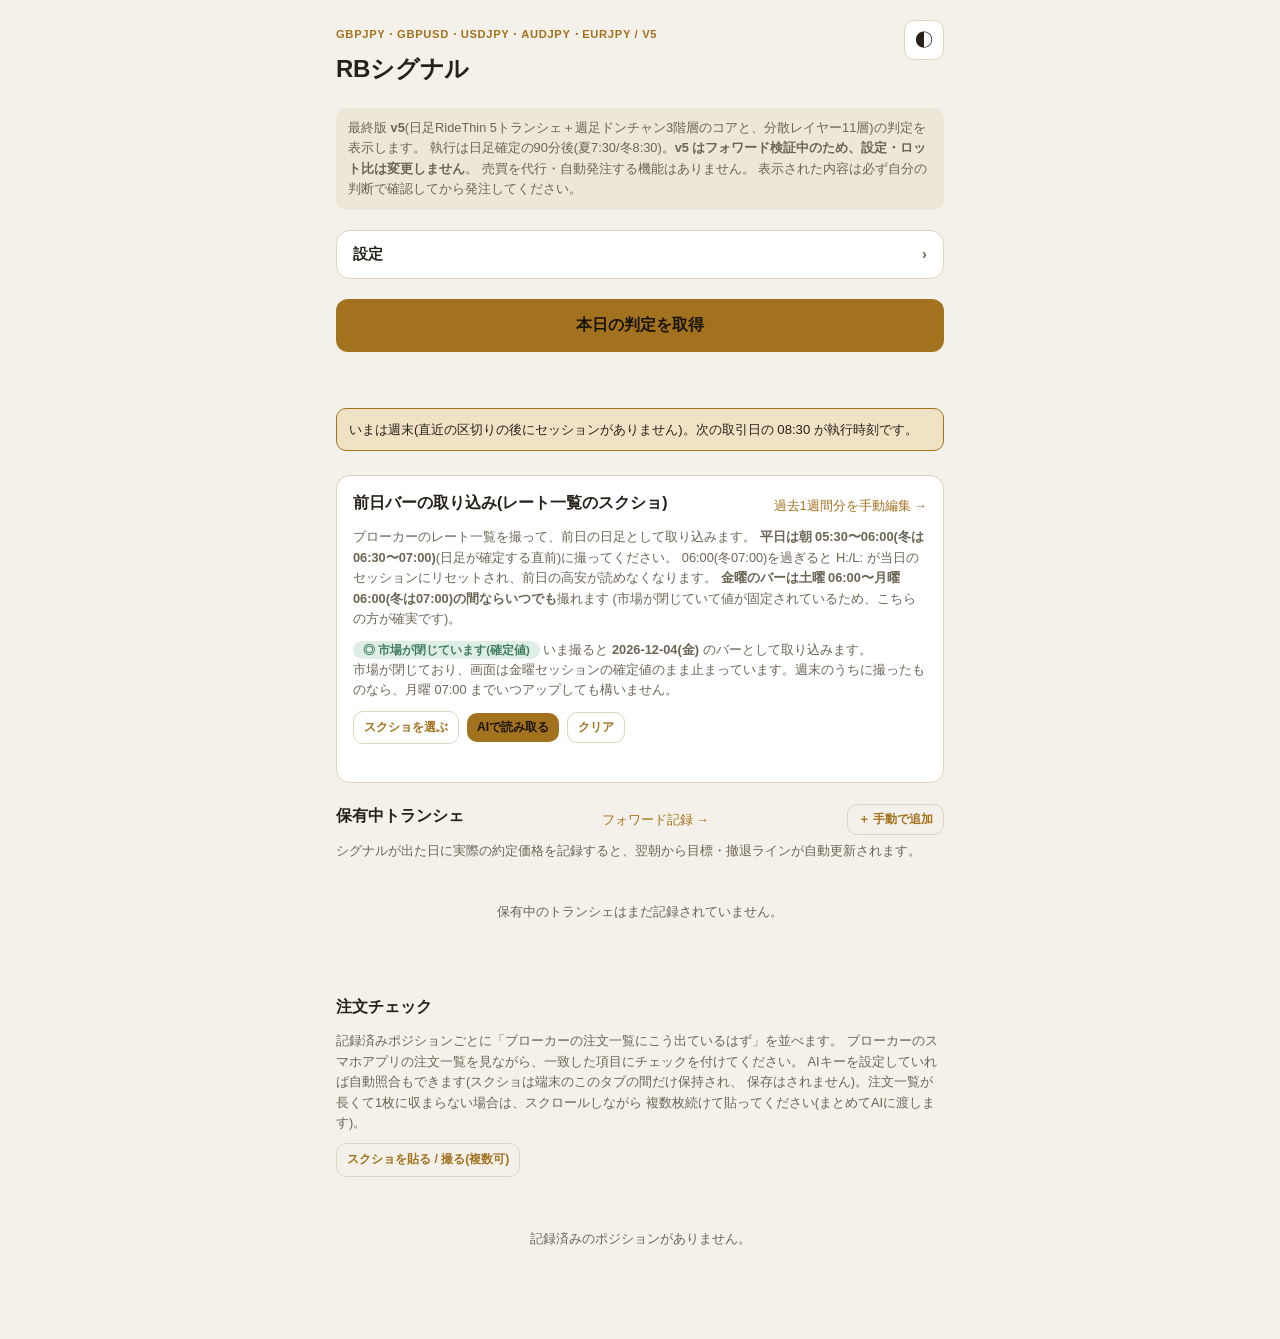
<file: index.html>
<!doctype html>
<html lang="ja">
<head>
<meta charset="utf-8" />
<meta name="viewport" content="width=device-width, initial-scale=1, viewport-fit=cover" />
<meta name="theme-color" content="#14161b" />
<title>RBシグナル(v5)</title>
<link rel="manifest" href="manifest.json" />
<link rel="icon" href="icons/icon-192.png" />
<link rel="apple-touch-icon" href="icons/icon-192.png" />
<link rel="stylesheet" href="style.css" />
</head>
<body>
  <div class="page">

    <header class="topbar">
      <div class="topbar-title">
        <span class="eyebrow">GBPJPY・GBPUSD・USDJPY・AUDJPY・EURJPY / v5</span>
        <h1>RBシグナル</h1>
      </div>
      <span id="appVersion" class="app-version" hidden></span>
      <button id="themeToggle" class="icon-btn" aria-label="テーマ切替" type="button">◐</button>
    </header>

    <p class="disclaimer">
      最終版 <strong>v5</strong>(日足RideThin 5トランシェ＋週足ドンチャン3階層のコアと、分散レイヤー11層)の判定を表示します。
      執行は日足確定の90分後(夏7:30/冬8:30)。<strong>v5 はフォワード検証中のため、設定・ロット比は変更しません</strong>。
      売買を代行・自動発注する機能はありません。
      表示された内容は必ず自分の判断で確認してから発注してください。
    </p>

    <section class="card settings-card">
      <button id="settingsToggle" class="settings-summary" type="button" aria-expanded="false">
        <span>設定</span>
        <span id="settingsChevron" class="chevron">&rsaquo;</span>
      </button>
      <div id="settingsBody" class="settings-body hidden">
        <label class="field">
          <span>Twelve Data APIキー</span>
          <input id="apiKey" type="text" placeholder="無料登録して取得したキーを貼り付け" autocomplete="off" />
        </label>
        <label class="field">
          <span>Anthropic APIキー(注文チェックのAI照合用・任意)</span>
          <input id="anthropicKey" type="password" placeholder="sk-ant-... (未入力ならAI照合は使えません)" autocomplete="off" />
        </label>
        <label class="field">
          <span>AI照合モデル</span>
          <select id="visionModel">
            <option value="claude-opus-5">Claude Opus 5(最精度・約3〜5円/回)</option>
            <option value="claude-sonnet-5">Claude Sonnet 5(中間・約2〜3円/回)</option>
            <option value="claude-haiku-4-5">Claude Haiku 4.5(安価・1円未満/回)</option>
          </select>
        </label>
        <p class="field-note">
          Anthropicキーはこの端末のブラウザにのみ保存され、照合時に画像とともに api.anthropic.com へ直接送られます
          (キーがブラウザに置かれるため、使い捨て or 低予算上限のキーを推奨)。スクショはAnthropicに送信されます。
        </p>
        <label class="field">
          <span>運用資金(円)</span>
          <input id="capitalJpy" type="number" inputmode="numeric" value="3000000" min="0" step="10000" />
        </label>
        <label class="field">
          <span>DD許容度(%)— 確定損益ベース。含み損込みではこの約1.7倍まで沈み得る</span>
          <input id="ddPct" type="number" inputmode="numeric" value="12" min="1" max="90" step="1" />
        </label>
        <label class="field field-check">
          <input id="usdJpyAuto" type="checkbox" checked />
          <span>USD/JPYを前日終値から自動取得</span>
        </label>
        <label class="field">
          <span>USD/JPYレート</span>
          <input id="usdJpy" type="number" inputmode="decimal" value="150" min="1" step="0.5" />
        </label>
        <p id="usdJpyAutoNote" class="field-note"></p>
        <p class="field-note">
          数量は、v5 のバックテストの最大DD(確定損益ベース 3,024 USD、実測スプレッド後)が「運用資金×DD許容度」に
          収まるように全層一律で縮尺します(1枚=10,000通貨)。<b>含み損込みの最大DDはその約1.68倍</b>(2008年)なので、
          口座の評価額で20%まで許容するなら 12% 前後に設定します(20 ÷ 1.68)。全層一律の縮尺なので、フォワード検証の凍結ルールには反しません。
        </p>
        <button id="saveSettings" class="btn btn-secondary" type="button">設定を保存</button>
        <span id="settingsSaved" class="saved-flag hidden">保存しました</span>
      </div>
    </section>

    <div id="exitDueBanner" class="exit-due hidden"></div>

    <button id="fetchBtn" class="btn btn-primary btn-large" type="button">
      本日の判定を取得
    </button>
    <p id="fetchStatus" class="fetch-status"></p>
    <p id="preCloseWarn" class="preclose-warn hidden"></p>

    <section id="rateShotSection" class="card">
      <div class="section-head">
        <h2>前日バーの取り込み(レート一覧のスクショ)</h2>
        <a class="nav-link" href="./edit-bars.html">過去1週間分を手動編集 →</a>
      </div>
      <p class="section-note">
        ブローカーのレート一覧を撮って、前日の日足として取り込みます。
        <strong>平日は朝 05:30〜06:00(冬は 06:30〜07:00)</strong>(日足が確定する直前)に撮ってください。
        06:00(冬07:00)を過ぎると H:/L: が当日のセッションにリセットされ、前日の高安が読めなくなります。
        <strong>金曜のバーは土曜 06:00〜月曜 06:00(冬は07:00)の間ならいつでも</strong>撮れます
        (市場が閉じていて値が固定されているため、こちらの方が確実です)。
      </p>
      <p id="rateShotWindow" class="section-note"></p>
      <div class="btn-row">
        <label class="btn btn-ghost btn-small" for="rateShotInput">スクショを選ぶ</label>
        <input id="rateShotInput" type="file" accept="image/*" hidden />
        <button id="rateShotRead" class="btn btn-primary btn-small" type="button" disabled>
          AIで読み取る
        </button>
        <button id="rateShotClear" class="btn btn-ghost btn-small" type="button">クリア</button>
      </div>
      <p id="rateShotStatus" class="fetch-status"></p>
      <img id="rateShotPreview" class="shot-preview hidden" alt="レート一覧のスクショ" />
      <div id="rateShotReview" class="hidden"></div>
    </section>

    <section id="signalsSection" class="hidden">
      <h2>本日の新規シグナル</h2>
      <details class="verify-help">
        <summary>🔍 このシグナルの判定根拠を自分の目で検算する方法</summary>
        <div class="verify-help-body">
          <p>判定根拠に出ている日足は、<strong>ブローカーの日足チャートと同じ区切り</strong>です。
            1本の日足は、表示の日付の<strong>朝6:00(冬は朝7:00)から翌朝6:00(冬7:00)まで</strong>を指します
            (ニューヨーク17:00区切り)。例えば「09/19(金)」の足は、9/19 朝6:00〜9/20 朝6:00 の値動きです。
            土日の足はなく、月曜の足には週明けの立ち上がりも含まれます。
            なので、ブローカーの日足チャートで同じ日付の足をそのまま見比べれば検算できます。</p>
          <p><strong>①ざっくりチェック(毎朝これで十分)</strong>: 判定根拠の日付の足を、ご自身のブローカーの
            日足チャートで開き、高値・安値が数pipsの範囲で合っているか確認してください。
            日付が1日ずれて見える・ペアを取り違えている・明らかに古い値、といった異常を見つけるのが目的です。</p>
          <p><strong>②どの値が判定に効いているか</strong>:
            コアの日足は主に<strong>高値・安値</strong>で判定します(前の足の高値/安値を更新したか。両方とも更新した日だけ、陽線か陰線かで向きを決めます)。
            アウトサイドデイ・ストリーク・ピンバーなどの衛星は<strong>始値・終値</strong>(陽線/陰線、ヒゲの長さ)も使います。
            僅差の判定で気になる時は、その値だけ見比べてください。</p>
          <p><strong>③ズレていた時</strong>: 数pips程度の差は、データの出どころ(ブローカー・FT5・Twelve Data)の違いによる
            正常な範囲です。<strong>月曜の始値</strong>だけは週末明けで出どころによって数十pips違うことがありますが、
            異常ではありません。はっきり違う値が入っていたら、「過去1週間分を手動編集」ページでブローカーの値に直してから、
            「本日の判定を取得」を押し直してください(手動で直した値が最優先で使われます)。</p>
          <p class="section-note">判定に使う2日の間の営業日が欠けている場合は、カード内に赤字で警告が出ます。
            その時は抜けている日をスクショ取り込みか手動編集で埋めてください。</p>
        </div>
      </details>
      <div id="signalCards" class="stack"></div>
    </section>

    <section id="positionsSection">
      <div class="section-head">
        <h2>保有中トランシェ</h2>
        <a class="nav-link" href="./forward.html">フォワード記録 →</a>
        <button id="addPositionBtn" class="btn btn-ghost btn-small" type="button">＋ 手動で追加</button>
      </div>
      <p class="section-note">シグナルが出た日に実際の約定価格を記録すると、翌朝から目標・撤退ラインが自動更新されます。</p>
      <div id="positionCards" class="stack"></div>
      <p id="noPositions" class="empty-note">保有中のトランシェはまだ記録されていません。</p>
    </section>

    <section id="orderCheckSection">
      <div class="section-head">
        <h2>注文チェック</h2>
        <span id="orderCheckSummary" class="section-note"></span>
      </div>
      <p class="section-note">
        記録済みポジションごとに「ブローカーの注文一覧にこう出ているはず」を並べます。
        ブローカーのスマホアプリの注文一覧を見ながら、一致した項目にチェックを付けてください。
        AIキーを設定していれば自動照合もできます(スクショは端末のこのタブの間だけ保持され、
        保存はされません)。注文一覧が長くて1枚に収まらない場合は、スクロールしながら
        複数枚続けて貼ってください(まとめてAIに渡します)。
      </p>
      <div class="order-shot">
        <label class="btn btn-ghost btn-small" for="orderShotInput">スクショを貼る / 撮る(複数可)</label>
        <input id="orderShotInput" type="file" accept="image/*" multiple hidden />
        <button id="orderShotClear" class="btn btn-ghost btn-small hidden" type="button">スクショを全部消す</button>
        <button id="ocAiBtn" class="btn btn-secondary btn-small hidden" type="button">AIで自動照合</button>
        <div id="orderShotPreviewList" class="order-shot-list"></div>
      </div>
      <p id="ocAiStatus" class="field-note"></p>
      <div id="orderCheckCards" class="stack"></div>
      <p id="noOrderCheck" class="empty-note">記録済みのポジションがありません。</p>
    </section>

  </div>

  <div id="entryModal" class="modal hidden">
    <div class="modal-box">
      <h3 id="entryModalTitle">エントリーを記録</h3>
      <label class="field">
        <span>実際の約定価格</span>
        <input id="entryPriceInput" type="number" inputmode="decimal" step="any" />
      </label>
      <div class="modal-actions">
        <button id="entryModalCancel" class="btn btn-ghost" type="button">キャンセル</button>
        <button id="entryModalConfirm" class="btn btn-primary" type="button">記録する</button>
      </div>
    </div>
  </div>

  <script src="signal-core.js"></script>
  <script src="app.js"></script>
</body>
</html>
</file>
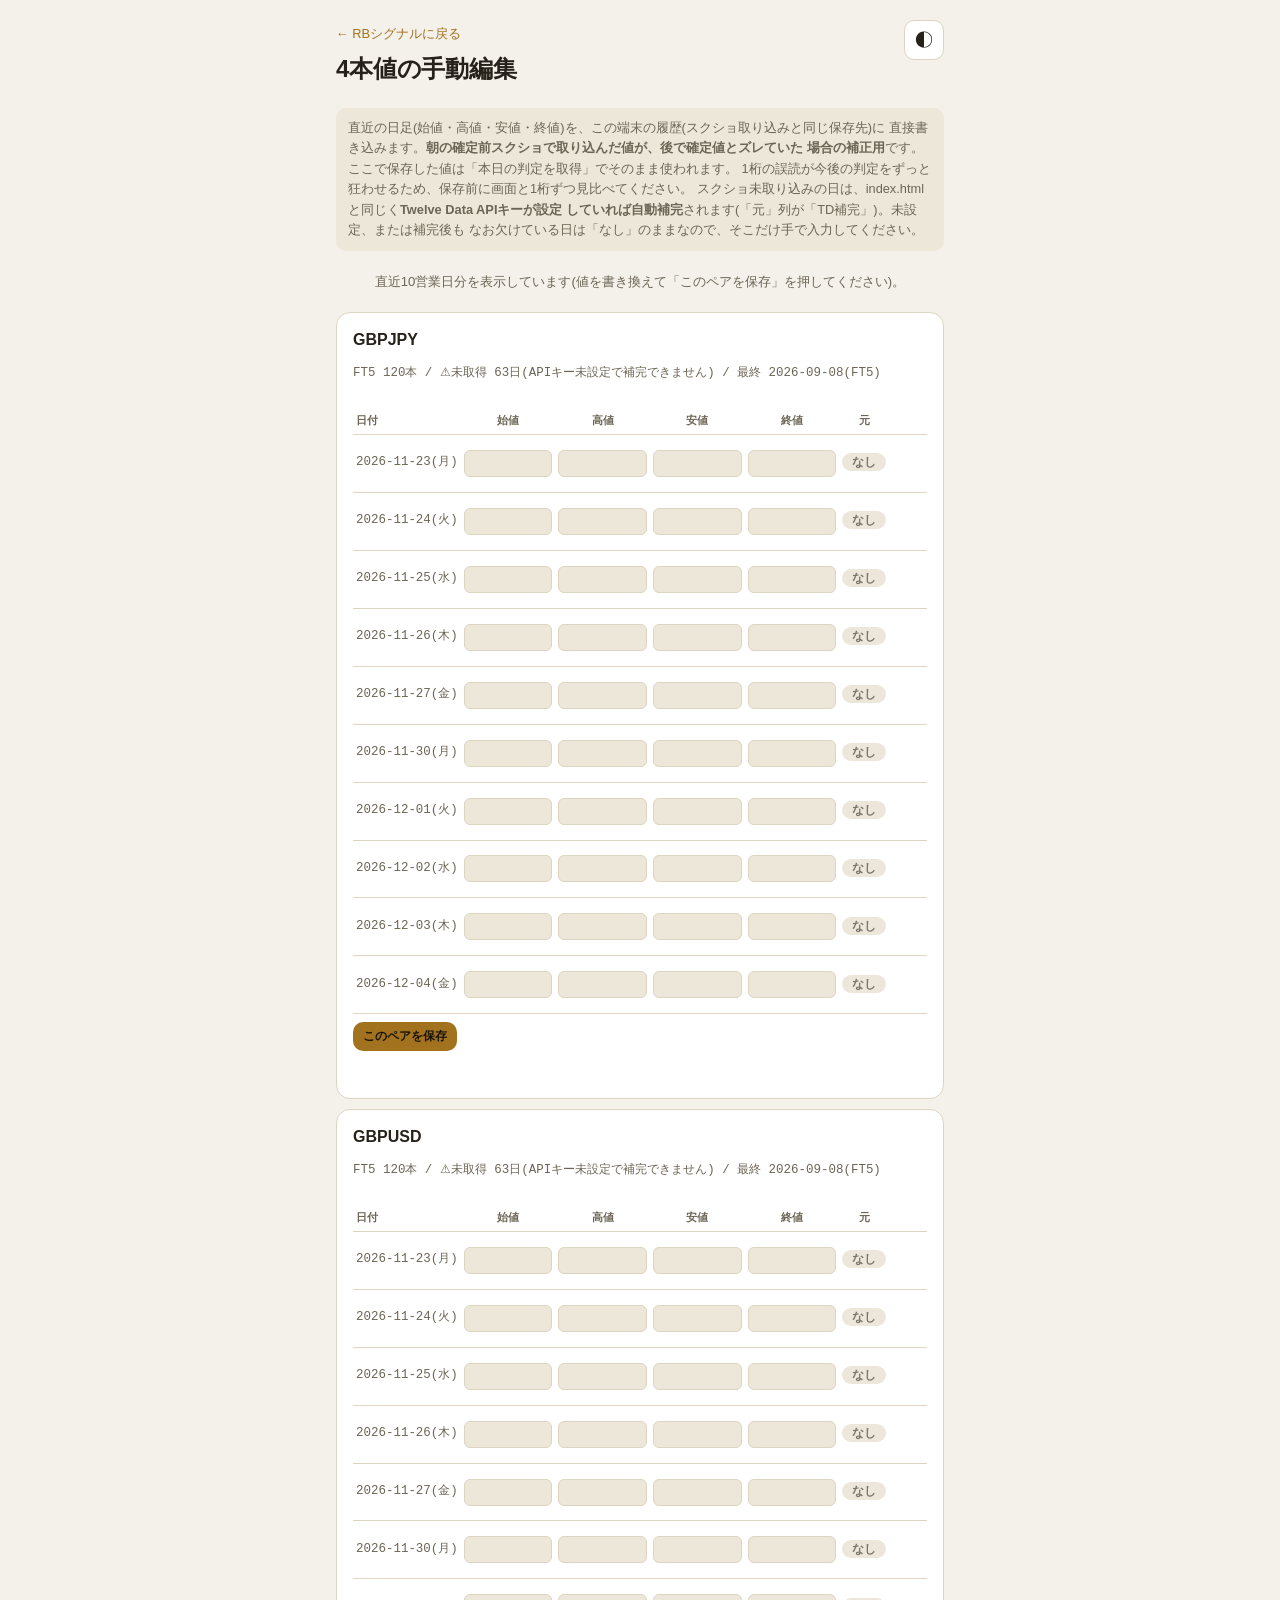
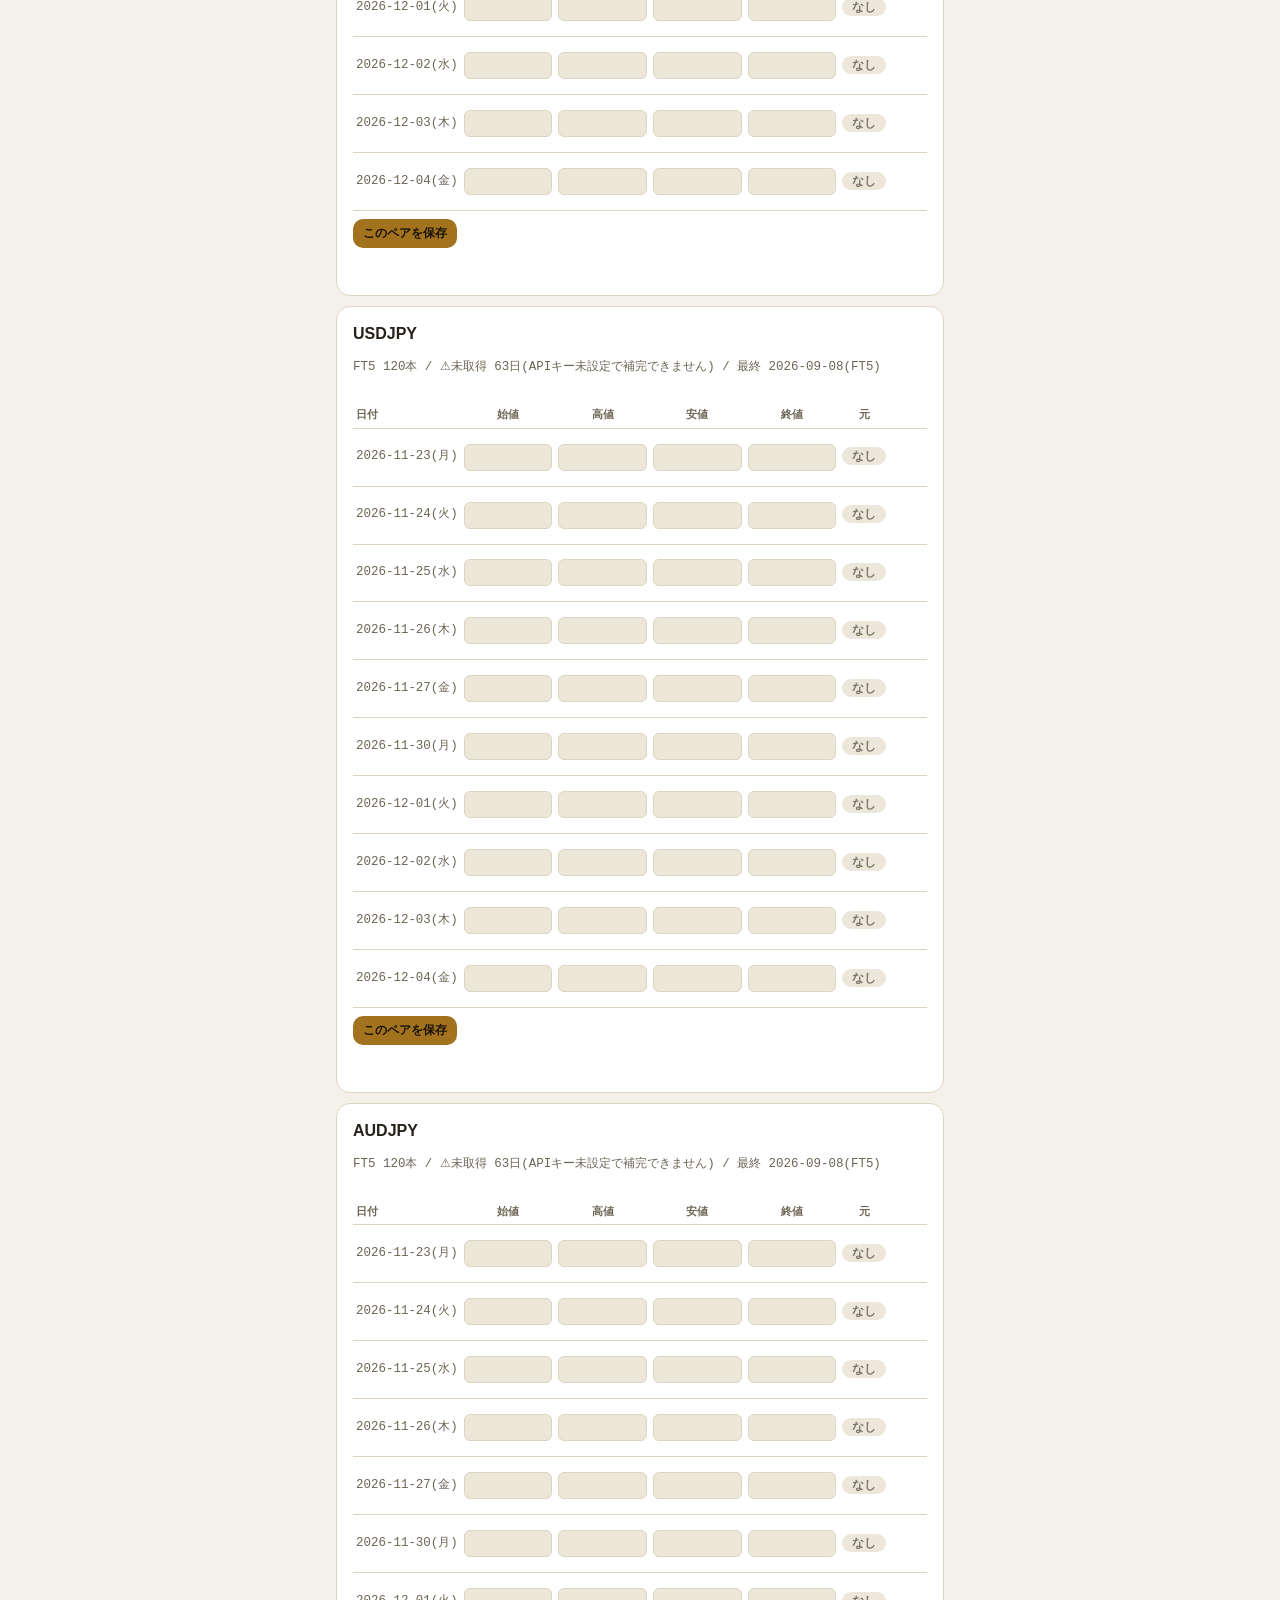
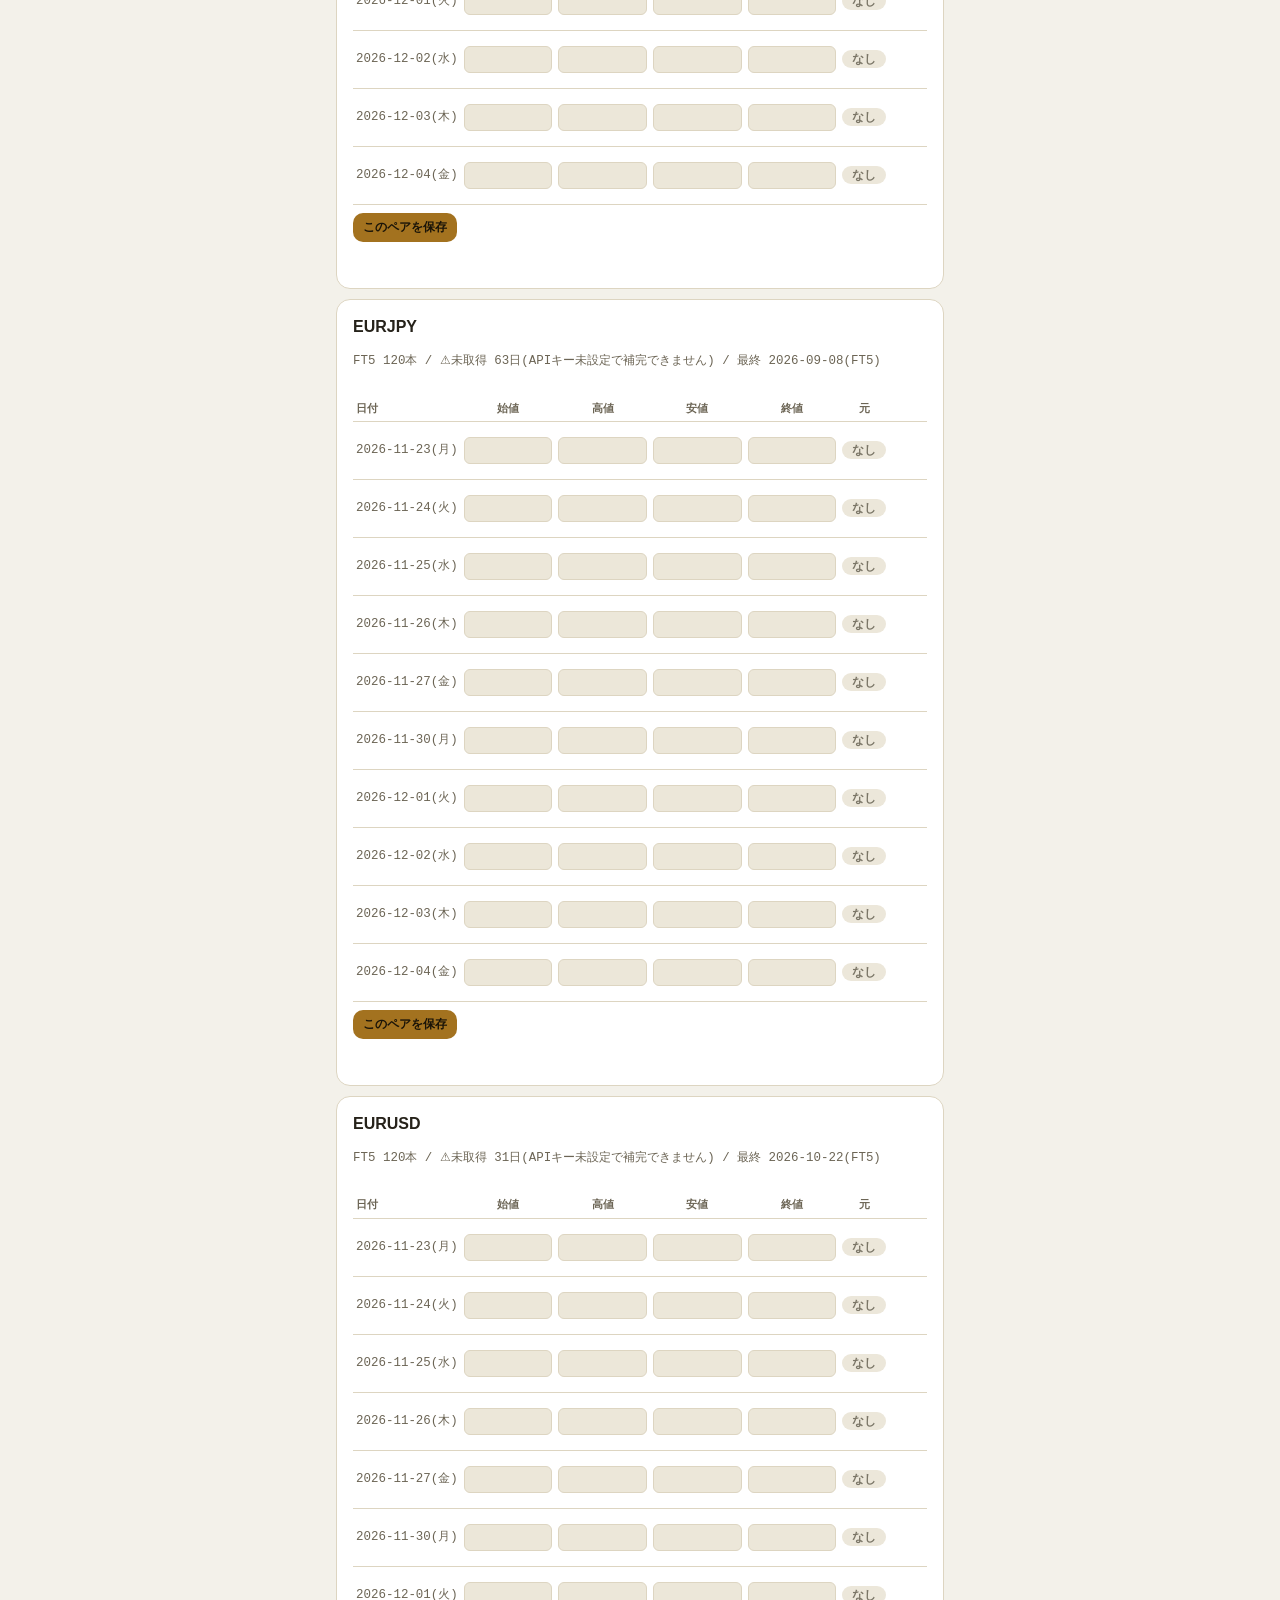
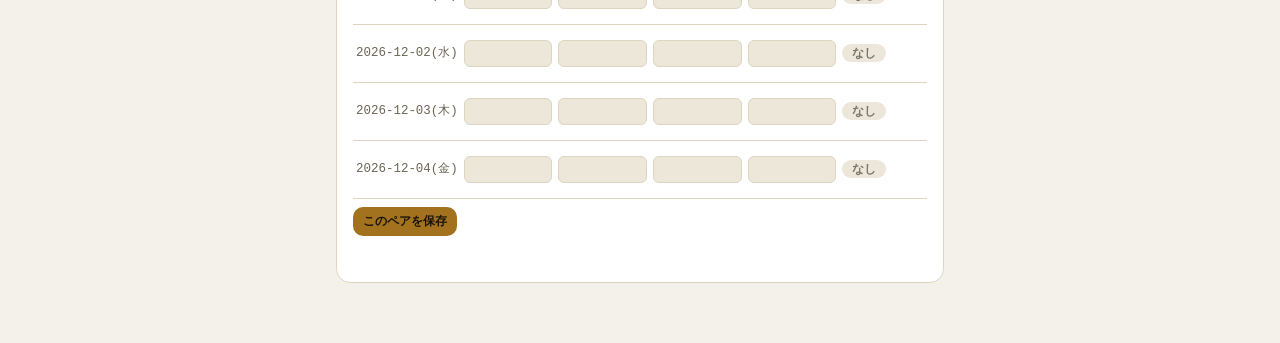
<file: edit-bars.html>
<!doctype html>
<html lang="ja">
<head>
<meta charset="utf-8" />
<meta name="viewport" content="width=device-width, initial-scale=1, viewport-fit=cover" />
<meta name="theme-color" content="#14161b" />
<title>4本値の手動編集 | RBシグナル</title>
<link rel="manifest" href="manifest.json" />
<link rel="icon" href="icons/icon-192.png" />
<link rel="apple-touch-icon" href="icons/icon-192.png" />
<link rel="stylesheet" href="style.css" />
</head>
<body>
  <div class="page">

    <header class="topbar">
      <div class="topbar-title">
        <a class="nav-link" href="./index.html">← RBシグナルに戻る</a>
        <h1>4本値の手動編集</h1>
      </div>
      <span id="appVersion" class="app-version" hidden></span>
      <button id="themeToggle" class="icon-btn" aria-label="テーマ切替" type="button">◐</button>
    </header>

    <p class="disclaimer">
      直近の日足(始値・高値・安値・終値)を、この端末の履歴(スクショ取り込みと同じ保存先)に
      直接書き込みます。<strong>朝の確定前スクショで取り込んだ値が、後で確定値とズレていた
      場合の補正用</strong>です。ここで保存した値は「本日の判定を取得」でそのまま使われます。
      1桁の誤読が今後の判定をずっと狂わせるため、保存前に画面と1桁ずつ見比べてください。
      スクショ未取り込みの日は、index.htmlと同じく<strong>Twelve Data APIキーが設定
      していれば自動補完</strong>されます(「元」列が「TD補完」)。未設定、または補完後も
      なお欠けている日は「なし」のままなので、そこだけ手で入力してください。
    </p>

    <p id="loadStatus" class="fetch-status"></p>

    <div id="pairSections" class="stack"></div>

  </div>

  <script src="signal-core.js"></script>
  <script src="edit-bars.js"></script>
</body>
</html>
</file>
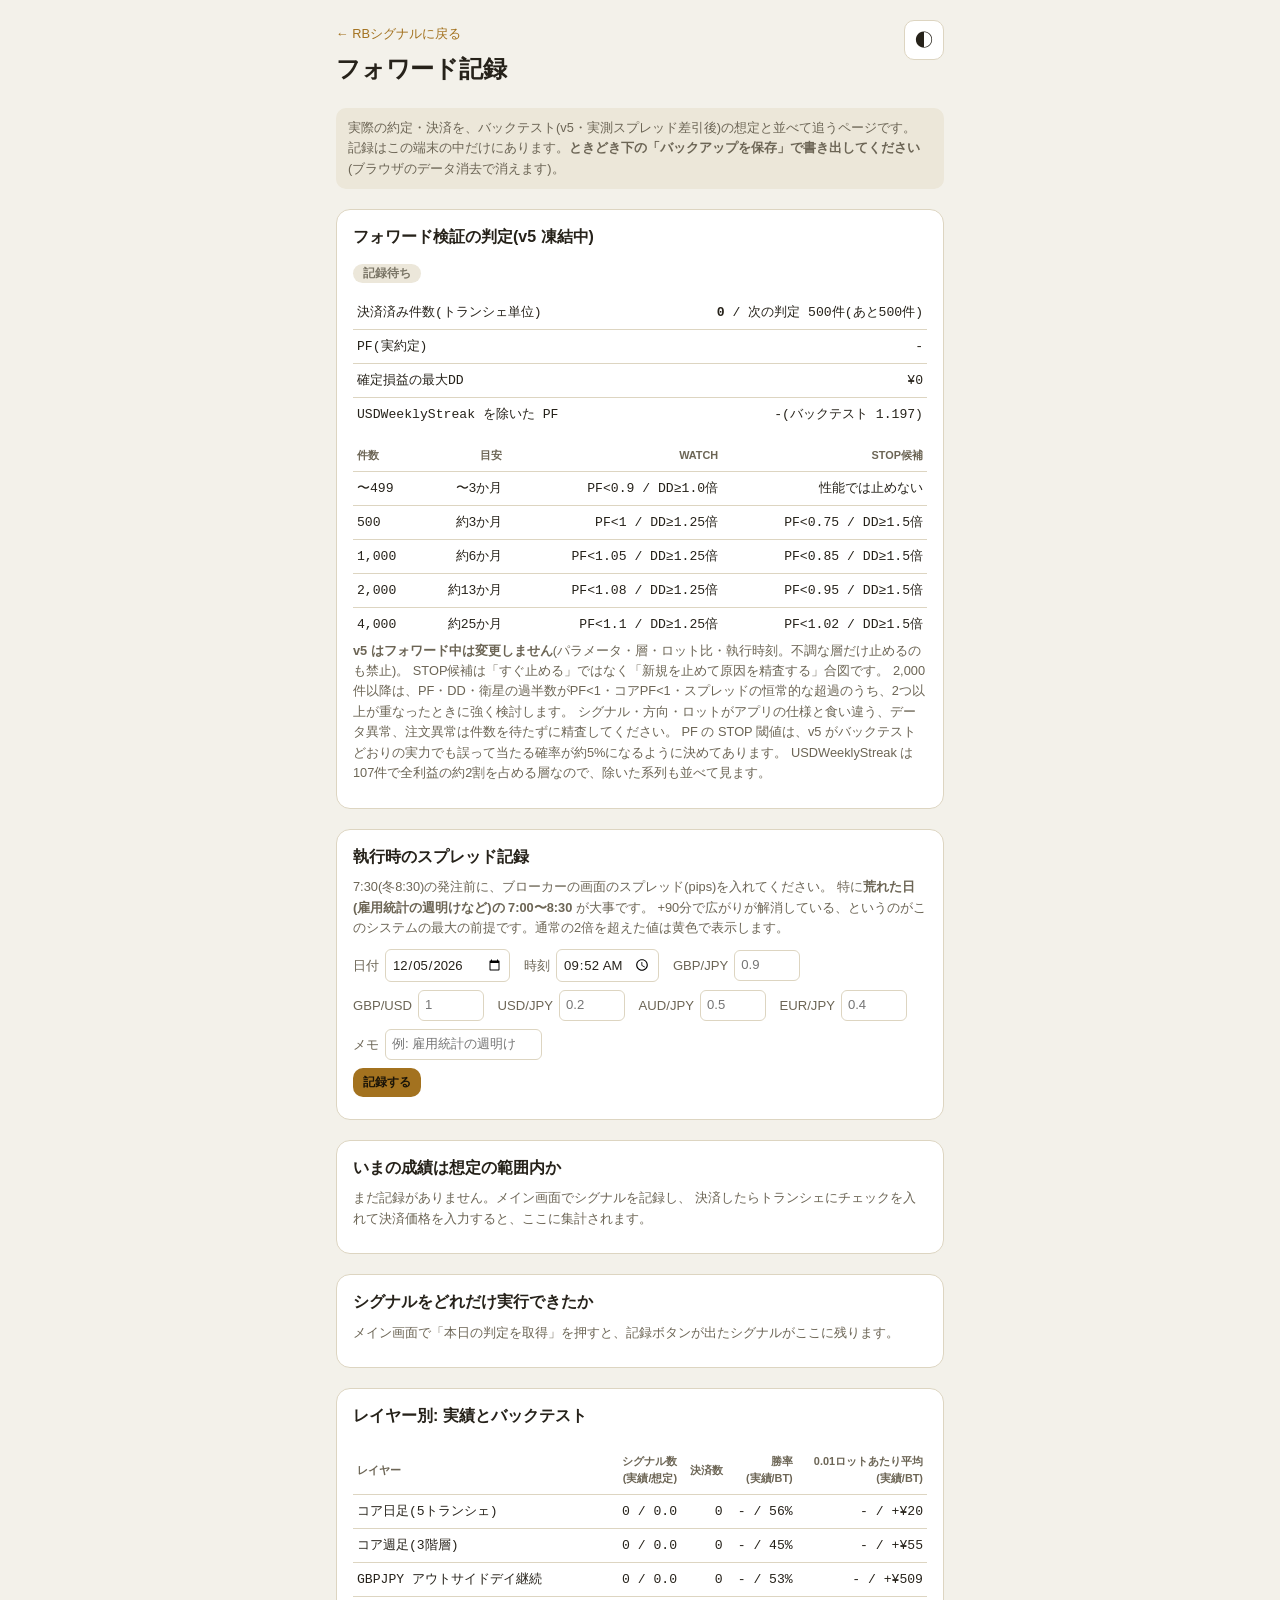
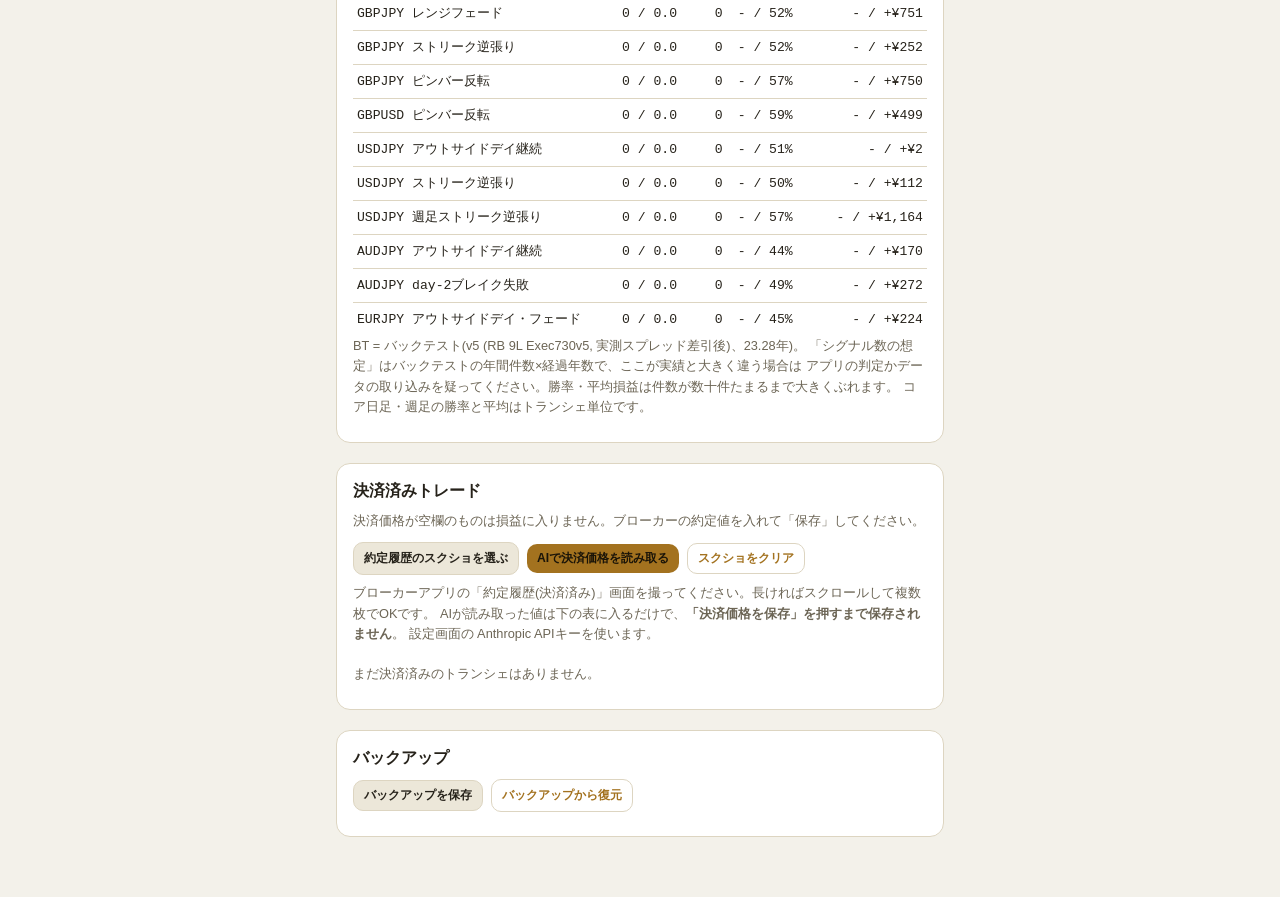
<file: forward.html>
<!doctype html>
<html lang="ja">
<head>
<meta charset="utf-8" />
<meta name="viewport" content="width=device-width, initial-scale=1, viewport-fit=cover" />
<meta name="theme-color" content="#14161b" />
<title>フォワード記録 | RBシグナル</title>
<link rel="manifest" href="manifest.json" />
<link rel="icon" href="icons/icon-192.png" />
<link rel="apple-touch-icon" href="icons/icon-192.png" />
<link rel="stylesheet" href="style.css" />
</head>
<body>
  <div class="page">

    <header class="topbar">
      <div class="topbar-title">
        <a class="nav-link" href="./index.html">← RBシグナルに戻る</a>
        <h1>フォワード記録</h1>
      </div>
      <span id="appVersion" class="app-version" hidden></span>
      <button id="themeToggle" class="icon-btn" aria-label="テーマ切替" type="button">◐</button>
    </header>

    <p class="disclaimer">
      実際の約定・決済を、バックテスト(v5・実測スプレッド差引後)の想定と並べて追うページです。
      記録はこの端末の中だけにあります。<strong>ときどき下の「バックアップを保存」で書き出してください</strong>
      (ブラウザのデータ消去で消えます)。
    </p>

    <section class="card">
      <h2>フォワード検証の判定(v5 凍結中)</h2>
      <div id="protocol"></div>
    </section>

    <section class="card">
      <h2>執行時のスプレッド記録</h2>
      <p class="section-note">7:30(冬8:30)の発注前に、ブローカーの画面のスプレッド(pips)を入れてください。
        特に<strong>荒れた日(雇用統計の週明けなど)の 7:00〜8:30</strong> が大事です。
        +90分で広がりが解消している、というのがこのシステムの最大の前提です。通常の2倍を超えた値は黄色で表示します。</p>
      <div id="spreadLog"></div>
    </section>

    <section class="card">
      <h2>いまの成績は想定の範囲内か</h2>
      <div id="summary"></div>
    </section>

    <section class="card">
      <h2>シグナルをどれだけ実行できたか</h2>
      <div id="execution"></div>
    </section>

    <section class="card">
      <h2>レイヤー別: 実績とバックテスト</h2>
      <div id="layers"></div>
    </section>

    <section class="card">
      <h2>決済済みトレード</h2>
      <p class="section-note">決済価格が空欄のものは損益に入りません。ブローカーの約定値を入れて「保存」してください。</p>
      <div class="btn-row">
        <label class="btn btn-secondary btn-small" for="execShotFile">約定履歴のスクショを選ぶ</label>
        <input id="execShotFile" type="file" accept="image/*" multiple hidden />
        <button id="execAiBtn" class="btn btn-primary btn-small" type="button">AIで決済価格を読み取る</button>
        <button id="execShotClear" class="btn btn-ghost btn-small" type="button">スクショをクリア</button>
      </div>
      <p class="section-note">ブローカーアプリの「約定履歴(決済済み)」画面を撮ってください。長ければスクロールして複数枚でOKです。
        AIが読み取った値は下の表に入るだけで、<strong>「決済価格を保存」を押すまで保存されません</strong>。
        設定画面の Anthropic APIキーを使います。</p>
      <div id="execShotThumbs" class="btn-row"></div>
      <p id="execAiStatus" class="section-note"></p>
      <div id="closedList"></div>
    </section>

    <section class="card">
      <h2>バックアップ</h2>
      <div class="btn-row">
        <button id="exportBtn" class="btn btn-secondary btn-small" type="button">バックアップを保存</button>
        <label class="btn btn-ghost btn-small" for="importFile">バックアップから復元</label>
        <input id="importFile" type="file" accept="application/json,.json" hidden />
      </div>
      <p id="backupStatus" class="section-note"></p>
    </section>

  </div>

  <script src="signal-core.js"></script>
  <script src="forward-ref.js"></script>
  <script src="forward.js"></script>
</body>
</html>
</file>
<file: style.css>
:root {
  --bg: #f3f1ea;
  --surface: #ffffff;
  --surface-2: #ece7d9;
  --border: #ddd5c1;
  --text: #26221a;
  --text-dim: #6c6555;
  --accent: #a3721f;
  --layer-name: #1a78a6;
  --accent-soft: #f0e2c4;
  --positive: #3f7d5e;
  --positive-soft: #dfeee6;
  --negative: #a8493a;
  --negative-soft: #f5e2de;
  --neutral: #7a7566;
  --neutral-soft: #ece7da;
  --mono: ui-monospace, "SF Mono", "Cascadia Mono", "Menlo", monospace;
  --sans: -apple-system, "Hiragino Sans", "Hiragino Kaku Gothic ProN", "Yu Gothic UI", "Noto Sans JP", "Segoe UI", sans-serif;
}

:root[data-theme="dark"] {
  --bg: #15171d;
  --surface: #1c1f26;
  --surface-2: #23262f;
  --border: #2d313c;
  --text: #eae6db;
  --text-dim: #9b9c9e;
  --accent: #dcae60;
  --layer-name: #3aa6d6;
  --accent-soft: #3a301c;
  --positive: #7cbb9a;
  --positive-soft: #1c2e26;
  --negative: #dd8f7c;
  --negative-soft: #33221f;
  --neutral: #9b9c9e;
  --neutral-soft: #23262f;
}

@media (prefers-color-scheme: dark) {
  :root:not([data-theme="light"]) {
    --bg: #15171d;
    --surface: #1c1f26;
    --surface-2: #23262f;
    --border: #2d313c;
    --text: #eae6db;
    --text-dim: #9b9c9e;
    --accent: #dcae60;
  --layer-name: #3aa6d6;
    --accent-soft: #3a301c;
    --positive: #7cbb9a;
    --positive-soft: #1c2e26;
    --negative: #dd8f7c;
    --negative-soft: #33221f;
    --neutral: #9b9c9e;
    --neutral-soft: #23262f;
  }
}

* { box-sizing: border-box; }

body {
  margin: 0;
  background: var(--bg);
  color: var(--text);
  font-family: var(--sans);
  line-height: 1.6;
  -webkit-font-smoothing: antialiased;
}

.page {
  max-width: 640px;
  margin: 0 auto;
  padding: 20px 16px 60px;
  display: flex;
  flex-direction: column;
  gap: 20px;
}

.topbar {
  display: flex;
  align-items: flex-start;
  justify-content: space-between;
  gap: 12px;
}

.eyebrow {
  font-size: 0.7rem;
  letter-spacing: 0.06em;
  text-transform: uppercase;
  color: var(--accent);
  font-weight: 700;
}

h1 {
  font-size: 1.5rem;
  margin: 4px 0 0;
  letter-spacing: -0.01em;
}

h2 {
  font-size: 1rem;
  margin: 0 0 8px;
}

.icon-btn {
  background: var(--surface);
  border: 1px solid var(--border);
  color: var(--text);
  border-radius: 10px;
  width: 40px;
  height: 40px;
  font-size: 1.1rem;
  cursor: pointer;
  flex-shrink: 0;
}

.disclaimer {
  font-size: 0.8rem;
  color: var(--text-dim);
  background: var(--surface-2);
  border-radius: 10px;
  padding: 10px 12px;
  margin: 0;
}

.card {
  background: var(--surface);
  border: 1px solid var(--border);
  border-radius: 14px;
  padding: 14px 16px;
}

.settings-card { padding: 0; overflow: hidden; }

.settings-summary {
  width: 100%;
  background: none;
  border: none;
  color: var(--text);
  font-weight: 700;
  font-size: 0.92rem;
  padding: 14px 16px;
  display: flex;
  justify-content: space-between;
  align-items: center;
  cursor: pointer;
}

.chevron { transition: transform 0.15s ease; color: var(--text-dim); }
.chevron.open { transform: rotate(90deg); }

.settings-body {
  padding: 0 16px 16px;
  display: flex;
  flex-direction: column;
  gap: 12px;
}

.settings-body.hidden, .hidden { display: none !important; }

.field {
  display: flex;
  flex-direction: column;
  gap: 4px;
  font-size: 0.82rem;
  color: var(--text-dim);
}

.field input {
  font-family: var(--mono);
  font-size: 0.95rem;
  color: var(--text);
  background: var(--surface-2);
  border: 1px solid var(--border);
  border-radius: 8px;
  padding: 9px 10px;
}

.field input:disabled {
  opacity: 0.6;
  cursor: not-allowed;
}

.field-check {
  flex-direction: row;
  align-items: center;
  gap: 8px;
}

.field-check input {
  width: auto;
  flex: none;
  padding: 0;
}

.field-note {
  font-size: 0.76rem;
  color: var(--text-dim);
  margin: 0;
}

.btn {
  border: none;
  border-radius: 10px;
  padding: 10px 16px;
  font-size: 0.88rem;
  font-weight: 700;
  cursor: pointer;
  font-family: var(--sans);
}

.btn-primary { background: var(--accent); color: #1a1408; }
:root[data-theme="dark"] .btn-primary { color: #1a1408; }
.btn-secondary { background: var(--surface-2); color: var(--text); border: 1px solid var(--border); }
.btn-ghost { background: none; color: var(--accent); border: 1px solid var(--border); }
.btn-large { width: 100%; padding: 16px; font-size: 1rem; border-radius: 12px; }
.btn-small { padding: 6px 10px; font-size: 0.76rem; }

.saved-flag {
  font-size: 0.78rem;
  color: var(--positive);
  font-weight: 700;
}

.fetch-status {
  font-size: 0.82rem;
  color: var(--text-dim);
  text-align: center;
  margin: 0;
  min-height: 1.2em;
}

.fetch-status.error { color: var(--negative); }

/* スクショ取り込みで一部/全部のペアが保存できなかった時の警告
   (2026-09-18、教訓100: 従来はsection-note[小さいグレー文字]だけで
   目立たず見落とされたため、赤背景の帯で強調する) */
.section-note.shot-warn {
  color: var(--negative);
  background: var(--negative-soft);
  font-weight: 700;
  font-size: 0.85rem;
  padding: 8px 10px;
  border-radius: 8px;
}

.stack {
  display: flex;
  flex-direction: column;
  gap: 10px;
}

.section-head {
  display: flex;
  align-items: center;
  justify-content: space-between;
  gap: 8px;
  margin-bottom: 4px;
}

.section-note {
  font-size: 0.8rem;
  color: var(--text-dim);
  margin: 0 0 10px;
}

.preclose-warn {
  font-size: 0.82rem;
  line-height: 1.6;
  color: var(--text);
  background: var(--accent-soft);
  border: 1px solid var(--accent);
  border-radius: 10px;
  padding: 10px 12px;
  margin: 0 0 4px;
}

.verify-help {
  background: var(--surface);
  border: 1px solid var(--border);
  border-radius: 14px;
  padding: 10px 14px;
  margin-bottom: 12px;
}

.verify-help summary {
  cursor: pointer;
  font-weight: 700;
  font-size: 0.86rem;
  color: var(--text);
  list-style: revert;
}

.verify-help-body {
  margin-top: 8px;
  padding-top: 8px;
  border-top: 1px solid var(--border);
}

.verify-help-body p {
  font-size: 0.82rem;
  color: var(--text-dim);
  margin: 0 0 8px;
  line-height: 1.5;
}

.verify-help-body p:last-child {
  margin-bottom: 0;
}

.empty-note {
  font-size: 0.84rem;
  color: var(--text-dim);
  text-align: center;
  padding: 16px;
}

/* --- シグナル/ポジションカード --- */
.pair-card {
  background: var(--surface);
  border: 1px solid var(--border);
  border-radius: 14px;
  padding: 14px 16px;
}

.pair-head {
  display: flex;
  align-items: center;
  justify-content: space-between;
  gap: 8px;
}

.pair-name {
  font-family: var(--mono);
  font-weight: 700;
  font-size: 1rem;
}

.badge {
  font-size: 0.72rem;
  font-weight: 700;
  padding: 3px 10px;
  border-radius: 999px;
  white-space: nowrap;
}

.badge.long { background: var(--positive-soft); color: var(--positive); }
.badge.short { background: var(--negative-soft); color: var(--negative); }
.badge.none { background: var(--neutral-soft); color: var(--neutral); }
.badge.warn { background: var(--accent-soft); color: var(--accent); }
.badge.ok { background: var(--positive-soft); color: var(--positive); }

/* --- 注文チェック --- */
#orderCheckSection { margin-top: 22px; }
#orderCheckCards .pair-head { flex-wrap: wrap; justify-content: flex-start; }

.order-shot {
  display: flex;
  flex-wrap: wrap;
  align-items: center;
  gap: 8px;
  margin-bottom: 10px;
}
#rateShotPreview {
  display: block;
  width: 100%;
  max-height: 60vh;
  object-fit: contain;
  border: 1px solid var(--border);
  border-radius: 10px;
  margin-top: 4px;
}
.order-shot-list {
  display: flex;
  flex-wrap: wrap;
  gap: 8px;
  width: 100%;
  margin-top: 4px;
}
.order-shot-item {
  position: relative;
  width: 110px;
}
.order-shot-item img {
  display: block;
  width: 100%;
  height: 140px;
  object-fit: cover;
  object-position: top;
  border: 1px solid var(--border);
  border-radius: 8px;
}
.order-shot-item .order-shot-remove {
  position: absolute;
  top: 2px;
  right: 2px;
  border: none;
  border-radius: 50%;
  width: 22px;
  height: 22px;
  line-height: 22px;
  text-align: center;
  background: rgba(0, 0, 0, 0.65);
  color: #fff;
  font-size: 14px;
  cursor: pointer;
}
.order-shot-item .order-shot-index {
  position: absolute;
  bottom: 2px;
  left: 2px;
  background: rgba(0, 0, 0, 0.65);
  color: #fff;
  font-size: 11px;
  padding: 1px 5px;
  border-radius: 4px;
}

.ordercheck-list {
  list-style: none;
  margin: 8px 0 4px;
  padding: 0;
  display: flex;
  flex-direction: column;
  gap: 2px;
}
.oc-item {
  font-size: 0.82rem;
  line-height: 1.5;
  padding: 6px 0;
  border-bottom: 1px solid var(--border);
}
.oc-item:last-child { border-bottom: none; }
.oc-item label {
  display: flex;
  align-items: flex-start;
  gap: 9px;
  cursor: pointer;
}
.oc-item input[type="checkbox"] {
  margin-top: 2px;
  flex: none;
  width: 18px;
  height: 18px;
}
.oc-item.oc-skip {
  color: var(--text-dim);
  padding-left: 27px;
}

.oc-verdict {
  display: inline-block;
  font-size: 0.68rem;
  font-weight: 700;
  padding: 1px 6px;
  border-radius: 999px;
  white-space: nowrap;
  vertical-align: middle;
}
.v-match { background: var(--positive-soft); color: var(--positive); }
.v-mismatch { background: var(--negative-soft); color: var(--negative); }
.v-nf { background: var(--accent-soft); color: var(--accent); }
.v-unclear { background: var(--neutral-soft); color: var(--neutral); }

.oc-ai-detail {
  font-size: 0.74rem;
  color: var(--text-dim);
  padding-left: 27px;
  margin-top: 2px;
}
.oc-ai-meta { border-color: var(--accent); }

.field select {
  font-family: inherit;
  font-size: 0.95rem;
  color: var(--text);
  background: var(--surface-2);
  border: 1px solid var(--border);
  border-radius: 8px;
  padding: 9px 10px;
}

.pair-meta {
  font-family: var(--mono);
  font-variant-numeric: tabular-nums;
  font-size: 0.78rem;
  color: var(--text-dim);
  margin-top: 4px;
}

.tablewrap { overflow-x: auto; }

.tranche-table {
  width: 100%;
  border-collapse: collapse;
  margin-top: 10px;
  font-size: 0.82rem;
}

.tranche-table th, .tranche-table td {
  padding: 6px 4px;
  text-align: right;
  border-bottom: 1px solid var(--border);
}

.tranche-table th:first-child, .tranche-table td:first-child {
  text-align: left;
}

.tranche-table th {
  color: var(--text-dim);
  font-size: 0.68rem;
  text-transform: uppercase;
  font-weight: 700;
}

.tranche-table td {
  font-family: var(--mono);
  font-variant-numeric: tabular-nums;
}

.tranche-table tr:last-child td { border-bottom: none; }

.tranche-table .closed { opacity: 0.4; text-decoration: line-through; }

.exit-flag {
  color: var(--negative);
  font-weight: 700;
  font-size: 0.74rem;
}

.pair-actions {
  display: flex;
  gap: 8px;
  margin-top: 10px;
  flex-wrap: wrap;
}

.close-check {
  display: flex;
  align-items: center;
  gap: 4px;
}

/* --- モーダル --- */
.modal {
  position: fixed;
  inset: 0;
  background: rgba(0, 0, 0, 0.5);
  display: flex;
  align-items: flex-end;
  justify-content: center;
  z-index: 50;
}

.modal-box {
  background: var(--surface);
  border-radius: 16px 16px 0 0;
  padding: 20px 18px 24px;
  width: 100%;
  max-width: 640px;
  display: flex;
  flex-direction: column;
  gap: 12px;
}

.modal-box h3 { margin: 0; font-size: 1rem; }

.modal-actions {
  display: flex;
  gap: 10px;
  justify-content: flex-end;
  margin-top: 6px;
}

.btn-row { display: flex; flex-wrap: wrap; gap: 8px; align-items: center; margin: 8px 0; }

/* --- 過去1週間分の手動編集ページ(edit-bars.html) --- */
.nav-link {
  font-size: 0.8rem;
  color: var(--accent);
  text-decoration: none;
}
.nav-link:hover { text-decoration: underline; }

.bar-edit-table {
  width: 100%;
  min-width: 560px;
  border-collapse: collapse;
  margin-top: 10px;
  font-size: 0.78rem;
}
.bar-edit-table th, .bar-edit-table td {
  padding: 5px 3px;
  text-align: center;
  border-bottom: 1px solid var(--border);
}
.bar-edit-table th {
  color: var(--text-dim);
  font-size: 0.66rem;
  text-transform: uppercase;
  font-weight: 700;
}
.bar-edit-table td:first-child, .bar-edit-table th:first-child { text-align: left; }
.bar-edit-table input {
  width: 100%;
  min-width: 64px;
  font-family: var(--mono);
  font-variant-numeric: tabular-nums;
  font-size: 0.8rem;
  color: var(--text);
  background: var(--surface-2);
  border: 1px solid var(--border);
  border-radius: 6px;
  padding: 5px 4px;
  text-align: right;
}
.bar-edit-table input:disabled {
  opacity: 0.55;
  background: transparent;
}
.bar-edit-row.changed input {
  border-color: var(--accent);
  background: var(--accent-soft);
}
.bar-edit-row.missing td { color: var(--text-dim); }
.bar-edit-date {
  font-family: var(--mono);
  font-variant-numeric: tabular-nums;
  white-space: nowrap;
}
.bar-edit-src {
  font-size: 0.66rem;
  white-space: nowrap;
}
.bar-edit-reset {
  background: none;
  border: none;
  color: var(--text-dim);
  font-size: 0.7rem;
  text-decoration: underline;
  cursor: pointer;
  padding: 2px;
}
.bar-edit-reset:disabled { visibility: hidden; }
.pair-edit-status {
  font-size: 0.76rem;
  color: var(--text-dim);
  margin-top: 8px;
  min-height: 1em;
}
.pair-edit-status.error { color: var(--negative); }
.pair-edit-status.ok { color: var(--positive); }

/* 執行タイミングのバナー(2026-09-22) */
.preclose-warn.ready {
  color: var(--text);
  background: var(--positive-soft);
  border-color: var(--positive);
}
.preclose-warn.late {
  color: var(--text);
  background: var(--negative-soft);
  border-color: var(--negative);
}

/* 分散レイヤー: レイヤーごとに罫線で区切り、名前を見出しにする(2026-09-26) */
.sat-block { border-top: 1px solid var(--border); padding-top: 12px; margin-top: 12px; }
.card h2 + .sat-block { border-top: none; padding-top: 0; margin-top: 4px; }
.sat-head { display: flex; flex-wrap: wrap; align-items: baseline; gap: 4px 10px; margin-bottom: 4px; }
.sat-name { font-family: var(--mono); font-size: 0.72rem; font-weight: 700; color: var(--layer-name); }
.sat-title { font-size: 0.85rem; color: var(--text-dim); }

/* フォワード記録: 執行時スプレッドの入力欄(2026-09-26) */
.spread-form { display: flex; flex-wrap: wrap; gap: 8px 14px; margin: 6px 0 8px; }
.spread-form label { display: flex; align-items: center; gap: 6px; font-size: 0.82rem; color: var(--text-dim); }
.spread-form input { font: inherit; color: var(--text); background: var(--surface); border: 1px solid var(--border); border-radius: 6px; padding: 4px 6px; }

/* ヘッダーの版表示(2026-09-29) */
.app-version { margin-left: auto; margin-right: 8px; font-family: var(--mono); font-size: 0.72rem; color: var(--text-dim);
  border: 1px solid var(--border); border-radius: 999px; padding: 2px 8px; align-self: center; white-space: nowrap; }

/* 分散レイヤーの時間切れ手仕舞い(2026-10-24、USDJPYstreak の決済漏れを受けて目立たせる) */
.exit-due {
  background: var(--negative-soft);
  border: 2px solid var(--negative);
  border-radius: 12px;
  padding: 12px 14px;
  margin: 0 0 12px;
  color: var(--text);
  line-height: 1.6;
}
.exit-due-title { font-size: 1.05rem; font-weight: 800; color: var(--negative); margin-bottom: 6px; }
.exit-due ul { margin: 0; padding-left: 1.2em; display: grid; gap: 6px; }
.exit-due li strong { font-size: 1rem; }
.exit-due .exit-due-next { margin-top: 8px; font-size: 0.82rem; color: var(--text-dim); }
.exit-due.soft { background: var(--accent-soft); border: 1px solid var(--accent); }
.exit-due.soft .exit-due-title { color: var(--text); font-size: 0.9rem; }
.pair-card.exit-due-card { border: 2px solid var(--negative); }
.exit-due-inline {
  background: var(--negative-soft);
  border-left: 4px solid var(--negative);
  border-radius: 6px;
  padding: 8px 10px;
  margin: 6px 0;
  font-weight: 700;
}
.record-entry-row { margin: 6px 0 8px; }

/* 逆指値(撤退ライン)の更新確認(v80) */
.stop-status { margin: 8px 0; padding: 8px 10px; border-radius: 8px; font-size: 0.9rem; display: grid; gap: 6px; }
.stop-status.ok { background: var(--positive-soft); color: var(--positive); }
.stop-status.warn { background: var(--accent-soft); color: var(--text); border: 2px solid var(--accent); }
.stop-status .stop-price { font-size: 1.15rem; }
.stop-status .stop-was { font-size: 0.8rem; color: var(--text-dim); }
.stop-status .stop-done { justify-self: start; }
.stop-pending { border: 2px solid var(--accent); background: var(--accent-soft); border-radius: 10px; padding: 10px 12px; margin-bottom: 12px; }
.stop-pending-title { font-weight: 800; margin-bottom: 4px; }
.stop-pending ul { margin: 0 0 4px; padding-left: 1.2em; }
</file>
